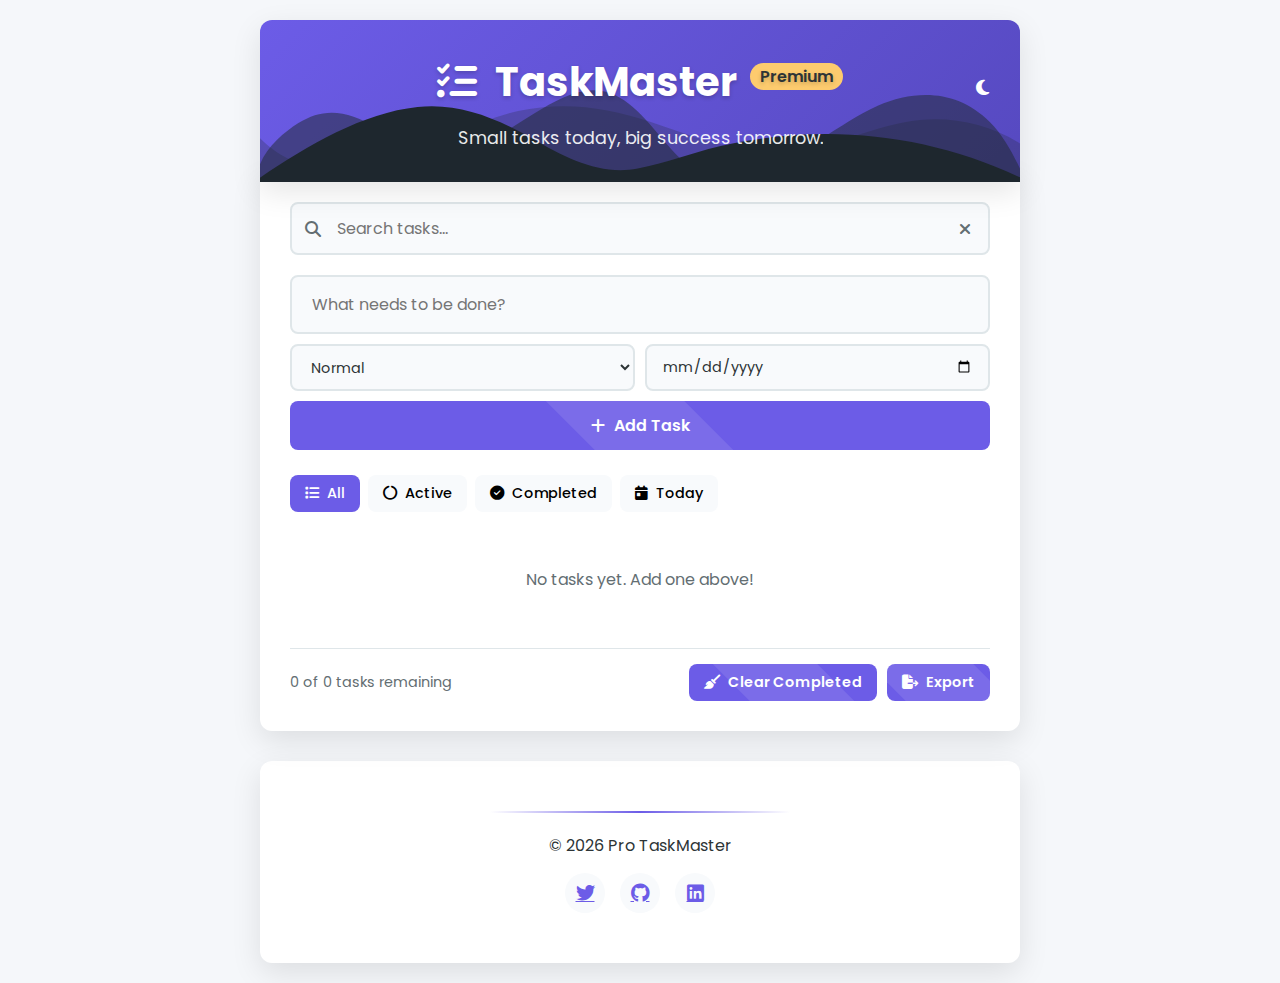
<file: index.html>
<!DOCTYPE html>
<html lang="en">
<head>
    <meta charset="UTF-8">
    <meta name="viewport" content="width=device-width, initial-scale=1.0">
    <title>Pro TaskMaster- Advanced To-Do List</title>
    <link rel="stylesheet" href="https://cdnjs.cloudflare.com/ajax/libs/font-awesome/6.4.0/css/all.min.css">
    <link href="https://fonts.googleapis.com/css2?family=Poppins:wght@300;400;500;600;700&display=swap" rel="stylesheet">
    <link rel="stylesheet" href="styles.css">
</head>
<body>
    <div class="container">
        <header class="animated-header">
            <div class="header-content">
                <div class="app-controls">
                    <button id="theme-toggle" class="icon-btn" title="Toggle theme">
                        <i class="fas fa-moon"></i>
                    </button>
                </div>
                <h1><i class="fas fa-tasks logo-icon"></i> TaskMaster <span class="pro-badge">Premium</span></h1>
                <p class="tagline">Small tasks today, big success tomorrow.</p>
            </div>
            <div class="header-wave"></div>
        </header>

        <div class="todo-app animated-container">
            <div class="search-section">
                <div class="search-container">
                    <i class="fas fa-search search-icon"></i>
                    <input type="text" id="task-search" placeholder="Search tasks...">
                    <button id="clear-search" class="icon-btn small" title="Clear search">
                        <i class="fas fa-times"></i>
                    </button>
                </div>
            </div>

            <div class="input-section">
                <div class="input-container">
                    <input type="text" id="task-input" placeholder="What needs to be done?" aria-label="Task input">
                    <div class="task-options">
                        <select id="task-priority" aria-label="Task priority">
                            <option value="normal">Normal</option>
                            <option value="low">Low</option>
                            <option value="high">High</option>
                            <option value="urgent">Urgent</option>
                        </select>
                        <input type="date" id="task-due" aria-label="Due date">
                    </div>
                    <button id="add-task-btn" class="animated-button" aria-label="Add task">
                        <i class="fas fa-plus"></i> Add Task
                    </button>
                </div>
            </div>

            <div class="filters-container">
                <div class="filters">
                    <button class="filter-btn active" data-filter="all">
                        <i class="fas fa-list"></i> All
                    </button>
                    <button class="filter-btn" data-filter="active">
                        <i class="fas fa-circle-notch"></i> Active
                    </button>
                    <button class="filter-btn" data-filter="completed">
                        <i class="fas fa-check-circle"></i> Completed
                    </button>
                    <button class="filter-btn" data-filter="today">
                        <i class="fas fa-calendar-day"></i> Today
                    </button>
                </div>
                <div class="view-options">
                    <button id="sort-by" class="icon-btn" title="Sort tasks">
                        <i class="fas fa-sort-amount-down"></i>
                    </button>
                </div>
            </div>

            <ul id="task-list" class="task-list-animation" aria-live="polite">
                <!-- Tasks will be added here dynamically -->
            </ul>

            <div class="task-stats">
                <span id="tasks-count">0 tasks remaining</span>
                <div class="action-buttons">
                    <button id="clear-completed" class="animated-button small">
                        <i class="fas fa-broom"></i> Clear Completed
                    </button>
                    <button id="export-tasks" class="animated-button small" title="Export tasks">
                        <i class="fas fa-file-export"></i> Export
                    </button>
                </div>
            </div>
        </div>

        <footer class="animated-footer">
            <div class="footer-content">
                <div class="footer-divider"></div>
                <div class="footer-section">
                    <p>© <span id="current-year"></span> Pro TaskMaster</p>
                    <div class="social-links">
                        <a href="#" class="social-icon" aria-label="Twitter"><i class="fab fa-twitter"></i></a>
                        <a href="#" class="social-icon" aria-label="GitHub"><i class="fab fa-github"></i></a>
                        <a href="#" class="social-icon" aria-label="LinkedIn"><i class="fab fa-linkedin"></i></a>
                    </div>
                </div>
            </div>
        </footer>
    </div>

    <script src="script.js"></script>
</body>
</html>
</file>
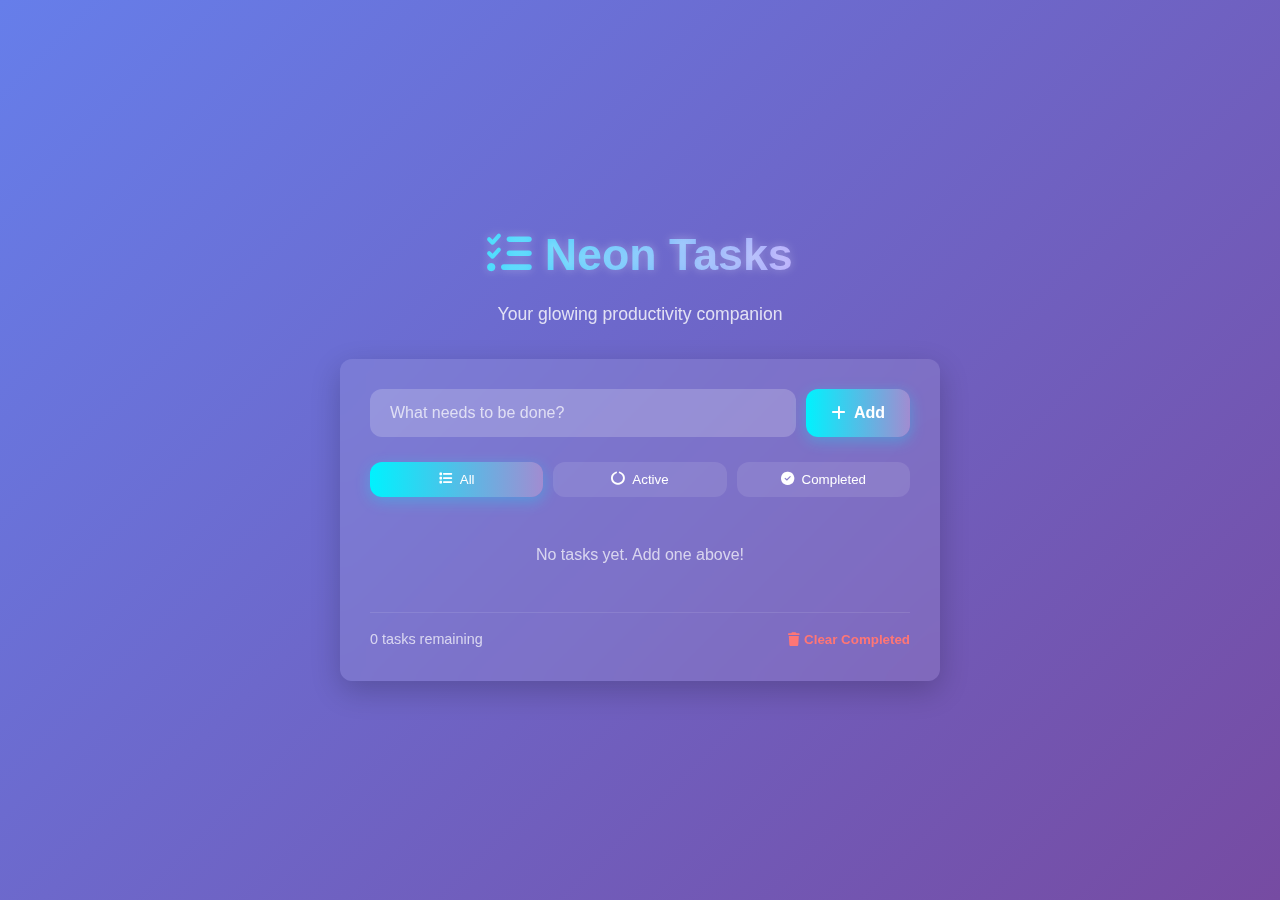
<file: index1.html>
<!DOCTYPE html>
<html lang="en">
<head>
    <meta charset="UTF-8">
    <meta name="viewport" content="width=device-width, initial-scale=1.0">
    <title>Neon Task Manager</title>
    <link rel="stylesheet" href="https://cdnjs.cloudflare.com/ajax/libs/font-awesome/6.4.0/css/all.min.css">
    <style>
        :root {
            --primary: #6c5ce7;
            --primary-light: #a29bfe;
            --primary-dark: #5649c0;
            --secondary: #00cec9;
            --success: #00b894;
            --danger: #ff7675;
            --warning: #fdcb6e;
            --dark: #2d3436;
            --light: #f8fafc;
            --gray: #dfe6e9;
            --white: #ffffff;
            
            --neon-blue: #00f2fe;
            --neon-purple: #a18cd1;
            --neon-pink: #f093fb;
            
            --header-gradient: linear-gradient(135deg, var(--neon-purple), var(--neon-pink));
            --box-shadow: 0 10px 30px rgba(0, 0, 0, 0.2);
            --transition: all 0.3s cubic-bezier(0.25, 0.8, 0.25, 1);
            --border-radius: 12px;
        }

        * {
            margin: 0;
            padding: 0;
            box-sizing: border-box;
            font-family: 'Poppins', sans-serif;
        }

        body {
            background: linear-gradient(135deg, #667eea 0%, #764ba2 100%);
            color: var(--white);
            min-height: 100vh;
            display: flex;
            justify-content: center;
            align-items: center;
            line-height: 1.6;
            padding: 20px;
        }

        .container {
            width: 100%;
            max-width: 600px;
        }

        /* Header */
        .app-header {
            text-align: center;
            margin-bottom: 30px;
            animation: fadeInDown 0.8s ease;
        }

        .app-header h1 {
            font-size: 2.8rem;
            margin-bottom: 10px;
            background: linear-gradient(to right, var(--neon-blue), var(--neon-pink));
            -webkit-background-clip: text;
            background-clip: text;
            color: transparent;
            text-shadow: 0 0 10px rgba(255, 255, 255, 0.3);
        }

        .app-header p {
            font-size: 1.1rem;
            opacity: 0.8;
            animation: fadeInUp 0.8s ease 0.2s both;
        }

        /* Todo App */
        .todo-app {
            background: rgba(255, 255, 255, 0.1);
            backdrop-filter: blur(10px);
            border-radius: var(--border-radius);
            padding: 30px;
            box-shadow: var(--box-shadow);
            transition: var(--transition);
        }

        .todo-app:hover {
            box-shadow: 0 15px 35px rgba(0, 0, 0, 0.3);
        }

        /* Input Section */
        .input-section {
            margin-bottom: 25px;
            position: relative;
        }

        .input-container {
            display: flex;
            gap: 10px;
        }

        #task-input {
            flex: 1;
            padding: 15px 20px;
            border: none;
            border-radius: var(--border-radius);
            font-size: 1rem;
            background: rgba(255, 255, 255, 0.2);
            color: var(--white);
            transition: var(--transition);
        }

        #task-input::placeholder {
            color: rgba(255, 255, 255, 0.7);
        }

        #task-input:focus {
            outline: none;
            background: rgba(255, 255, 255, 0.3);
            box-shadow: 0 0 0 2px var(--neon-blue);
        }

        #add-task-btn {
            background: linear-gradient(to right, var(--neon-blue), var(--neon-purple));
            color: var(--white);
            border: none;
            border-radius: var(--border-radius);
            padding: 0 25px;
            font-size: 1rem;
            font-weight: 600;
            cursor: pointer;
            transition: var(--transition);
            display: flex;
            align-items: center;
            gap: 8px;
            box-shadow: 0 4px 15px rgba(0, 242, 254, 0.3);
        }

        #add-task-btn:hover {
            transform: translateY(-2px);
            box-shadow: 0 6px 20px rgba(0, 242, 254, 0.4);
        }

        #add-task-btn:active {
            transform: translateY(0);
        }

        /* Filters */
        .filters {
            display: flex;
            gap: 10px;
            margin-bottom: 25px;
        }

        .filter-btn {
            flex: 1;
            padding: 10px;
            background: rgba(255, 255, 255, 0.1);
            border: none;
            border-radius: var(--border-radius);
            color: var(--white);
            cursor: pointer;
            transition: var(--transition);
            display: flex;
            align-items: center;
            justify-content: center;
            gap: 8px;
            font-weight: 500;
        }

        .filter-btn.active {
            background: linear-gradient(to right, var(--neon-blue), var(--neon-purple));
            box-shadow: 0 4px 15px rgba(0, 242, 254, 0.3);
        }

        .filter-btn:hover:not(.active) {
            background: rgba(255, 255, 255, 0.2);
        }

        /* Task List */
        .task-list {
            list-style: none;
            margin-bottom: 25px;
        }

        .task-item {
            display: flex;
            align-items: center;
            padding: 15px;
            background: rgba(255, 255, 255, 0.1);
            border-radius: var(--border-radius);
            margin-bottom: 10px;
            transition: var(--transition);
            animation: fadeIn 0.5s ease;
            position: relative;
            overflow: hidden;
        }

        .task-item:hover {
            background: rgba(255, 255, 255, 0.15);
            transform: translateY(-3px);
        }

        .task-item::before {
            content: '';
            position: absolute;
            top: 0;
            left: 0;
            width: 4px;
            height: 100%;
            background: var(--neon-blue);
            transition: var(--transition);
        }

        .task-item.completed::before {
            background: var(--success);
        }

        .task-checkbox {
            margin-right: 15px;
            width: 20px;
            height: 20px;
            cursor: pointer;
            accent-color: var(--neon-blue);
            transition: var(--transition);
        }

        .task-checkbox:hover {
            transform: scale(1.1);
        }

        .task-text {
            flex: 1;
            font-size: 1rem;
            transition: var(--transition);
        }

        .task-text.completed {
            text-decoration: line-through;
            opacity: 0.7;
        }

        .delete-btn {
            background: none;
            border: none;
            color: var(--danger);
            font-size: 1.1rem;
            cursor: pointer;
            opacity: 0;
            transition: var(--transition);
            width: 30px;
            height: 30px;
            display: flex;
            align-items: center;
            justify-content: center;
            border-radius: 50%;
        }

        .delete-btn:hover {
            background: rgba(255, 118, 117, 0.1);
        }

        .task-item:hover .delete-btn {
            opacity: 1;
        }

        /* Task Stats */
        .task-stats {
            display: flex;
            justify-content: space-between;
            align-items: center;
            font-size: 0.9rem;
            color: rgba(255, 255, 255, 0.7);
            padding-top: 15px;
            border-top: 1px solid rgba(255, 255, 255, 0.1);
        }

        #clear-completed {
            background: none;
            border: none;
            color: var(--danger);
            font-weight: 600;
            cursor: pointer;
            transition: var(--transition);
        }

        #clear-completed:hover {
            text-decoration: underline;
        }

        /* Animations */
        @keyframes fadeIn {
            from { opacity: 0; }
            to { opacity: 1; }
        }

        @keyframes fadeInDown {
            from {
                opacity: 0;
                transform: translateY(-20px);
            }
            to {
                opacity: 1;
                transform: translateY(0);
            }
        }

        @keyframes fadeInUp {
            from {
                opacity: 0;
                transform: translateY(20px);
            }
            to {
                opacity: 1;
                transform: translateY(0);
            }
        }

        @keyframes pulse {
            0% { transform: scale(1); }
            50% { transform: scale(1.05); }
            100% { transform: scale(1); }
        }

        /* Responsive Design */
        @media (max-width: 600px) {
            .app-header h1 {
                font-size: 2rem;
            }
            
            .input-container {
                flex-direction: column;
            }
            
            #add-task-btn {
                padding: 12px;
                justify-content: center;
            }
            
            .filters {
                flex-direction: column;
            }
        }
    </style>
</head>
<body>
    <div class="container">
        <header class="app-header">
            <h1><i class="fas fa-tasks"></i> Neon Tasks</h1>
            <p>Your glowing productivity companion</p>
        </header>

        <div class="todo-app">
            <div class="input-section">
                <div class="input-container">
                    <input type="text" id="task-input" placeholder="What needs to be done?">
                    <button id="add-task-btn">
                        <i class="fas fa-plus"></i> Add
                    </button>
                </div>
            </div>

            <div class="filters">
                <button class="filter-btn active" data-filter="all">
                    <i class="fas fa-list"></i> All
                </button>
                <button class="filter-btn" data-filter="active">
                    <i class="fas fa-circle-notch"></i> Active
                </button>
                <button class="filter-btn" data-filter="completed">
                    <i class="fas fa-check-circle"></i> Completed
                </button>
            </div>

            <ul id="task-list" class="task-list">
                <!-- Tasks will be added here dynamically -->
            </ul>

            <div class="task-stats">
                <span id="tasks-count">0 tasks remaining</span>
                <button id="clear-completed">
                    <i class="fas fa-trash"></i> Clear Completed
                </button>
            </div>
        </div>
    </div>

    <script>
        document.addEventListener('DOMContentLoaded', function() {
            // DOM Elements
            const taskInput = document.getElementById('task-input');
            const addTaskBtn = document.getElementById('add-task-btn');
            const taskList = document.getElementById('task-list');
            const filterBtns = document.querySelectorAll('.filter-btn');
            const tasksCount = document.getElementById('tasks-count');
            const clearCompletedBtn = document.getElementById('clear-completed');
            
            // Initialize variables
            let tasks = JSON.parse(localStorage.getItem('tasks')) || [];
            let currentFilter = 'all';
            
            // Initialize the app
            function init() {
                renderTasks();
                updateTaskCount();
                
                // Event listeners
                addTaskBtn.addEventListener('click', addTask);
                taskInput.addEventListener('keypress', function(e) {
                    if (e.key === 'Enter') addTask();
                });
                
                filterBtns.forEach(btn => {
                    btn.addEventListener('click', function() {
                        filterBtns.forEach(b => b.classList.remove('active'));
                        this.classList.add('active');
                        currentFilter = this.dataset.filter;
                        renderTasks();
                    });
                });
                
                clearCompletedBtn.addEventListener('click', clearCompletedTasks);
            }
            
            // Add a new task
            function addTask() {
                const taskText = taskInput.value.trim();
                if (taskText === '') {
                    animateInputError();
                    return;
                }
                
                const newTask = {
                    id: Date.now(),
                    text: taskText,
                    completed: false,
                    createdAt: new Date().toISOString()
                };
                
                tasks.push(newTask);
                saveTasks();
                taskInput.value = '';
                renderTasks();
                updateTaskCount();
                
                // Add animation to new task
                const newTaskElement = taskList.lastChild;
                if (newTaskElement) {
                    newTaskElement.style.animation = 'fadeInDown 0.5s ease';
                    setTimeout(() => {
                        newTaskElement.style.animation = '';
                    }, 500);
                }
            }
            
            // Render tasks based on current filter
            function renderTasks() {
                taskList.innerHTML = '';
                
                let filteredTasks = tasks;
                if (currentFilter === 'active') {
                    filteredTasks = tasks.filter(task => !task.completed);
                } else if (currentFilter === 'completed') {
                    filteredTasks = tasks.filter(task => task.completed);
                }
                
                if (filteredTasks.length === 0) {
                    const noTasksMsg = document.createElement('p');
                    noTasksMsg.className = 'no-tasks';
                    noTasksMsg.textContent = currentFilter === 'all' ? 'No tasks yet. Add one above!' :
                                            currentFilter === 'active' ? 'No active tasks' : 'No completed tasks';
                    noTasksMsg.style.textAlign = 'center';
                    noTasksMsg.style.padding = '20px';
                    noTasksMsg.style.color = 'rgba(255, 255, 255, 0.7)';
                    noTasksMsg.style.animation = 'fadeIn 0.5s ease';
                    taskList.appendChild(noTasksMsg);
                    return;
                }
                
                filteredTasks.forEach(task => {
                    const taskItem = document.createElement('li');
                    taskItem.className = 'task-item';
                    taskItem.dataset.id = task.id;
                    if (task.completed) taskItem.classList.add('completed');
                    
                    taskItem.innerHTML = `
                        <input type="checkbox" class="task-checkbox" ${task.completed ? 'checked' : ''}>
                        <span class="task-text ${task.completed ? 'completed' : ''}">${task.text}</span>
                        <button class="delete-btn" title="Delete task"><i class="fas fa-trash"></i></button>
                    `;
                    
                    const checkbox = taskItem.querySelector('.task-checkbox');
                    const deleteBtn = taskItem.querySelector('.delete-btn');
                    const taskText = taskItem.querySelector('.task-text');
                    
                    checkbox.addEventListener('change', function() {
                        task.completed = this.checked;
                        taskText.classList.toggle('completed', task.completed);
                        taskItem.classList.toggle('completed', task.completed);
                        saveTasks();
                        updateTaskCount();
                        
                        // Add completion animation
                        if (task.completed) {
                            taskItem.style.animation = 'pulse 0.5s ease';
                            setTimeout(() => {
                                taskItem.style.animation = '';
                            }, 500);
                        }
                    });
                    
                    deleteBtn.addEventListener('click', function() {
                        // Add deletion animation
                        taskItem.style.animation = 'fadeOut 0.3s ease';
                        setTimeout(() => {
                            tasks = tasks.filter(t => t.id !== task.id);
                            saveTasks();
                            renderTasks();
                            updateTaskCount();
                        }, 300);
                    });
                    
                    taskList.appendChild(taskItem);
                });
            }
            
            // Clear completed tasks
            function clearCompletedTasks() {
                // Add confirmation animation
                const completedTasks = document.querySelectorAll('.task-item.completed');
                if (completedTasks.length === 0) return;
                
                completedTasks.forEach(task => {
                    task.style.animation = 'fadeOut 0.3s ease';
                });
                
                setTimeout(() => {
                    tasks = tasks.filter(task => !task.completed);
                    saveTasks();
                    renderTasks();
                    updateTaskCount();
                }, 300);
            }
            
            // Update task counter
            function updateTaskCount() {
                const activeTasks = tasks.filter(task => !task.completed).length;
                tasksCount.textContent = `${activeTasks} ${activeTasks === 1 ? 'task' : 'tasks'} remaining`;
            }
            
            // Save tasks to localStorage
            function saveTasks() {
                localStorage.setItem('tasks', JSON.stringify(tasks));
            }
            
            // Animate input error
            function animateInputError() {
                taskInput.style.border = '2px solid var(--danger)';
                taskInput.style.animation = 'shake 0.5s ease';
                setTimeout(() => {
                    taskInput.style.border = 'none';
                    taskInput.style.animation = '';
                }, 500);
            }
            
            // Add custom animations
            const style = document.createElement('style');
            style.textContent = `
                @keyframes shake {
                    0%, 100% { transform: translateX(0); }
                    20%, 60% { transform: translateX(-5px); }
                    40%, 80% { transform: translateX(5px); }
                }
                @keyframes fadeOut {
                    from { opacity: 1; transform: translateY(0); }
                    to { opacity: 0; transform: translateY(-20px); }
                }
            `;
            document.head.appendChild(style);
            
            // Initialize the app
            init();
        });
    </script>
</body>
</html>
</file>
<file: styles.css>
:root {
    /* Light Theme */
    --primary: #6c5ce7;
    --primary-light: #a29bfe;
    --primary-dark: #5649c0;
    --secondary: #fdcb6e;
    --success: #00b894;
    --danger: #d63031;
    --warning: #f39c12;
    --info: #0984e3;
    --dark: #2d3436;
    --light: #f8fafc;
    --gray: #dfe6e9;
    --white: #ffffff;
    --background: #f5f7fa;
    --card-bg: #ffffff;
    --text: #2d3436;
    --text-light: #636e72;
    
    /* Priority Colors */
    --priority-low: #00b894;
    --priority-normal: #0984e3;
    --priority-high: #f39c12;
    --priority-urgent: #d63031;
    
    --header-gradient: linear-gradient(135deg, var(--primary), var(--primary-dark));
    --box-shadow: 0 10px 30px rgba(0, 0, 0, 0.1);
    --transition: all 0.3s cubic-bezier(0.25, 0.8, 0.25, 1);
    --border-radius: 12px;
}

[data-theme="dark"] {
    --background: #1e272e;
    --card-bg: #2d3436;
    --text: #f8fafc;
    --text-light: #b2bec3;
    --light: #3c484f;
    --gray: #57606f;
    --white: #2d3436;
    --box-shadow: 0 10px 30px rgba(0, 0, 0, 0.3);
}

* {
    margin: 0;
    padding: 0;
    box-sizing: border-box;
    font-family: 'Poppins', sans-serif;
}

body {
    background-color: var(--background);
    color: var(--text);
    min-height: 100vh;
    display: flex;
    justify-content: center;
    align-items: center;
    line-height: 1.6;
    transition: background-color 0.3s ease, color 0.3s ease;
}

.container {
    width: 100%;
    max-width: 800px;
    padding: 0 20px;
    margin: 20px 0;
}

/* Header Styles */
.animated-header {
    position: relative;
    background: var(--header-gradient);
    color: var(--white);
    border-radius: var(--border-radius) var(--border-radius) 0 0;
    padding: 30px 0;
    margin-bottom: -10px;
    overflow: hidden;
    box-shadow: var(--box-shadow);
    z-index: 10;
}

.header-content {
    text-align: center;
    padding: 0 30px;
    position: relative;
    z-index: 2;
}

.app-controls {
    position: absolute;
    top: 20px;
    right: 20px;
    display: flex;
    gap: 10px;
}

.animated-header h1 {
    font-size: 2.5rem;
    margin-bottom: 10px;
    text-shadow: 0 2px 4px rgba(0, 0, 0, 0.2);
    animation: fadeInDown 0.8s ease;
}

.logo-icon {
    margin-right: 10px;
    animation: pulse 2s infinite;
}

.pro-badge {
    background: var(--secondary);
    color: var(--dark);
    padding: 2px 10px;
    border-radius: 20px;
    font-size: 1rem;
    vertical-align: super;
    margin-left: 5px;
    font-weight: 600;
}

.tagline {
    font-size: 1.1rem;
    opacity: 0.9;
    animation: fadeInUp 0.8s ease 0.2s both;
}

.header-wave {
    position: absolute;
    bottom: 0;
    left: 0;
    width: 100%;
    height: 100px;
    background: url('data:image/svg+xml;utf8,<svg viewBox="0 0 1200 120" xmlns="http://www.w3.org/2000/svg" preserveAspectRatio="none"><path d="M0,0V46.29c47.79,22.2,103.59,32.17,158,28,70.36-5.37,136.33-33.31,206.8-37.5C438.64,32.43,512.34,53.67,583,72.05c69.27,18,138.3,24.88,209.4,13.08,36.15-6,69.85-17.84,104.45-29.34C989.49,25,1113-14.29,1200,52.47V0Z" fill="%231e272e" opacity=".25"/><path d="M0,0V15.81C13,36.92,27.64,56.86,47.69,72.05,99.41,111.27,165,111,224.58,91.58c31.15-10.15,60.09-26.07,89.67-39.8,40.92-19,84.73-46,130.83-49.67,36.26-2.85,70.9,9.42,98.6,31.56,31.77,25.39,62.32,62,103.63,73,40.44,10.79,81.35-6.69,119.13-24.28s75.16-39,116.92-43.05c59.73-5.85,113.28,22.88,168.9,38.84,30.2,8.66,59,6.17,87.09-7.5,22.43-10.89,48-26.93,60.65-49.24V0Z" fill="%231e272e" opacity=".5"/><path d="M0,0V5.63C149.93,59,314.09,71.32,475.83,42.57c43-7.64,84.23-20.12,127.61-26.46,59-8.63,112.48,12.24,165.56,35.4C827.93,77.22,886,95.24,951.2,90c86.53-7,172.46-45.71,248.8-84.81V0Z" fill="%231e272e"/></svg>');
    background-size: cover;
    background-repeat: no-repeat;
    transform: rotate(180deg);
    z-index: 1;
}

/* Main App Container */
.animated-container {
    background-color: var(--card-bg);
    border-radius: 0 0 var(--border-radius) var(--border-radius);
    box-shadow: var(--box-shadow);
    padding: 30px;
    transform: translateY(0);
    transition: var(--transition);
    position: relative;
    overflow: hidden;
}

.animated-container:hover {
    transform: translateY(-5px);
    box-shadow: 0 15px 35px rgba(0, 0, 0, 0.2);
}

.animated-container::before {
    content: '';
    position: absolute;
    top: 0;
    left: 0;
    width: 100%;
    height: 5px;
    background: var(--primary-light);
    background: linear-gradient(90deg, var(--primary-light), var(--primary), var(--primary-dark));
    animation: rainbow 8s linear infinite;
    background-size: 400% 100%;
}

/* Search Section */
.search-section {
    margin-bottom: 20px;
}

.search-container {
    position: relative;
    display: flex;
    align-items: center;
}

.search-icon {
    position: absolute;
    left: 15px;
    color: var(--text-light);
}

#task-search {
    width: 100%;
    padding: 12px 20px 12px 45px;
    border: 2px solid var(--gray);
    border-radius: 8px;
    font-size: 1rem;
    transition: var(--transition);
    background-color: var(--light);
    color: var(--text);
}

#task-search:focus {
    border-color: var(--primary);
    box-shadow: 0 0 0 3px rgba(108, 92, 231, 0.2);
    outline: none;
}

#clear-search {
    position: absolute;
    right: 10px;
    color: var(--text-light);
}

/* Input Section */
.input-section {
    margin-bottom: 25px;
}

.input-container {
    display: flex;
    flex-direction: column;
    gap: 10px;
}

#task-input {
    flex: 1;
    padding: 15px 20px;
    border: 2px solid var(--gray);
    border-radius: 8px;
    font-size: 1rem;
    transition: var(--transition);
    background-color: var(--light);
    color: var(--text);
}

#task-input:focus {
    border-color: var(--primary);
    box-shadow: 0 0 0 3px rgba(108, 92, 231, 0.2);
    outline: none;
}

.task-options {
    display: flex;
    gap: 10px;
}

#task-priority {
    flex: 1;
    padding: 10px 15px;
    border: 2px solid var(--gray);
    border-radius: 8px;
    font-size: 0.9rem;
    background-color: var(--light);
    color: var(--text);
    cursor: pointer;
    transition: var(--transition);
}

#task-priority:focus {
    border-color: var(--primary);
    outline: none;
}

#task-priority option {
    background-color: var(--card-bg);
}

#task-due {
    flex: 1;
    padding: 10px 15px;
    border: 2px solid var(--gray);
    border-radius: 8px;
    font-size: 0.9rem;
    background-color: var(--light);
    color: var(--text);
    transition: var(--transition);
}

#task-due:focus {
    border-color: var(--primary);
    outline: none;
}

/* Buttons */
.animated-button {
    background-color: var(--primary);
    color: var(--white);
    border: none;
    border-radius: 8px;
    padding: 12px 25px;
    font-size: 1rem;
    font-weight: 600;
    cursor: pointer;
    transition: var(--transition);
    position: relative;
    overflow: hidden;
    display: flex;
    align-items: center;
    justify-content: center;
    gap: 8px;
}

.animated-button.small {
    padding: 8px 15px;
    font-size: 0.9rem;
}

.animated-button:hover {
    background-color: var(--primary-dark);
    transform: translateY(-2px);
    box-shadow: 0 5px 15px rgba(108, 92, 231, 0.4);
}

.animated-button:active {
    transform: translateY(0);
}

.animated-button::after {
    content: '';
    position: absolute;
    top: -50%;
    left: -50%;
    width: 200%;
    height: 200%;
    background: rgba(255, 255, 255, 0.1);
    transform: rotate(45deg);
    transition: var(--transition);
}

.animated-button:hover::after {
    left: 100%;
}

.icon-btn {
    background: none;
    border: none;
    color: var(--white);
    font-size: 1.1rem;
    cursor: pointer;
    width: 36px;
    height: 36px;
    border-radius: 50%;
    display: flex;
    align-items: center;
    justify-content: center;
    transition: var(--transition);
}

.icon-btn.small {
    width: 30px;
    height: 30px;
    font-size: 1rem;
}

.icon-btn:hover {
    background-color: rgba(255, 255, 255, 0.1);
}

.text-btn {
    background: none;
    border: none;
    color: var(--primary);
    cursor: pointer;
    font-size: 0.9rem;
    text-decoration: underline;
    transition: var(--transition);
    padding: 5px;
}

.text-btn:hover {
    color: var(--primary-dark);
}

/* Filters */
.filters-container {
    display: flex;
    justify-content: space-between;
    align-items: center;
    margin-bottom: 25px;
}

.filters {
    display: flex;
    gap: 8px;
    flex-wrap: wrap;
}

.filter-btn {
    padding: 8px 15px;
    background-color: var(--light);
    border: none;
    border-radius: 8px;
    cursor: pointer;
    transition: var(--transition);
    display: flex;
    align-items: center;
    justify-content: center;
    gap: 8px;
    font-size: 0.9rem;
    font-weight: 500;
}

.filter-btn.active {
    background-color: var(--primary);
    color: var(--white);
}

.filter-btn:hover:not(.active) {
    background-color: var(--gray);
}

.view-options {
    display: flex;
    gap: 8px;
}

/* Task List */
.task-list-animation {
    list-style: none;
    margin-bottom: 25px;
    max-height: 400px;
    overflow-y: auto;
    scrollbar-width: thin;
    scrollbar-color: var(--primary) var(--light);
}

.task-list-animation::-webkit-scrollbar {
    width: 8px;
}

.task-list-animation::-webkit-scrollbar-track {
    background: var(--light);
    border-radius: 10px;
}

.task-list-animation::-webkit-scrollbar-thumb {
    background-color: var(--primary);
    border-radius: 10px;
}

.task-item {
    display: flex;
    align-items: center;
    padding: 15px;
    background-color: var(--light);
    border-radius: 8px;
    margin-bottom: 10px;
    transition: var(--transition);
    animation: fadeIn 0.5s ease;
    position: relative;
    overflow: hidden;
}

.task-item:hover {
    transform: translateY(-3px);
    box-shadow: 0 5px 10px rgba(0, 0, 0, 0.1);
}

.task-item::before {
    content: '';
    position: absolute;
    top: 0;
    left: 0;
    width: 4px;
    height: 100%;
    background: var(--primary);
    transition: var(--transition);
}

.task-item.completed::before {
    background: var(--success);
}

.task-item.priority-low::before {
    background: var(--priority-low);
}

.task-item.priority-normal::before {
    background: var(--priority-normal);
}

.task-item.priority-high::before {
    background: var(--priority-high);
}

.task-item.priority-urgent::before {
    background: var(--priority-urgent);
}

.task-checkbox {
    margin-right: 15px;
    min-width: 20px;
    height: 20px;
    cursor: pointer;
    accent-color: var(--primary);
    transition: var(--transition);
}

.task-checkbox:hover {
    transform: scale(1.1);
}

.task-content {
    flex: 1;
    display: flex;
    flex-direction: column;
    gap: 5px;
}

.task-text {
    font-size: 1rem;
    transition: var(--transition);
    word-break: break-word;
}

.task-text.completed {
    text-decoration: line-through;
    color: var(--text-light);
}

.task-meta {
    display: flex;
    gap: 10px;
    font-size: 0.8rem;
    color: var(--text-light);
}

.task-priority {
    padding: 2px 8px;
    border-radius: 10px;
    font-size: 0.7rem;
    font-weight: 600;
    text-transform: uppercase;
}

.task-priority.low {
    background-color: rgba(0, 184, 148, 0.2);
    color: var(--priority-low);
}

.task-priority.normal {
    background-color: rgba(9, 132, 227, 0.2);
    color: var(--priority-normal);
}

.task-priority.high {
    background-color: rgba(243, 156, 18, 0.2);
    color: var(--priority-high);
}

.task-priority.urgent {
    background-color: rgba(214, 48, 49, 0.2);
    color: var(--priority-urgent);
}

.task-due {
    display: flex;
    align-items: center;
    gap: 5px;
}

.task-due.overdue {
    color: var(--danger);
    font-weight: 500;
}

.task-due.today {
    color: var(--warning);
    font-weight: 500;
}

.task-actions {
    display: flex;
    gap: 5px;
    margin-left: 10px;
}

.task-btn {
    background: none;
    border: none;
    width: 30px;
    height: 30px;
    border-radius: 50%;
    display: flex;
    align-items: center;
    justify-content: center;
    cursor: pointer;
    transition: var(--transition);
    opacity: 0;
}

.task-item:hover .task-btn {
    opacity: 1;
}

.edit-btn {
    color: var(--info);
}

.edit-btn:hover {
    background-color: rgba(9, 132, 227, 0.1);
}

.delete-btn {
    color: var(--danger);
}

.delete-btn:hover {
    background-color: rgba(214, 48, 49, 0.1);
}

/* Empty State */
.no-tasks {
    text-align: center;
    padding: 30px;
    color: var(--text-light);
    font-size: 1rem;
    animation: fadeIn 0.5s ease;
}

/* Task Stats */
.task-stats {
    display: flex;
    justify-content: space-between;
    align-items: center;
    font-size: 0.9rem;
    color: var(--text-light);
    padding-top: 15px;
    border-top: 1px solid var(--gray);
}

.action-buttons {
    display: flex;
    gap: 10px;
}

/* Footer */
.animated-footer {
    margin-top: 30px;
    background-color: var(--card-bg);
    border-radius: var(--border-radius);
    padding: 30px;
    box-shadow: var(--box-shadow);
    animation: fadeIn 1s ease;
}

.footer-content {
    text-align: center;
}

.footer-section {
    margin-bottom: 20px;
}

.footer-section h3 {
    color: var(--primary);
    margin-bottom: 10px;
}

.tip {
    font-style: italic;
    margin-bottom: 10px;
}

.footer-divider {
    height: 2px;
    background: linear-gradient(90deg, transparent, var(--primary), transparent);
    margin: 20px auto;
    max-width: 300px;
    animation: widthGrow 1s ease;
}

.social-links {
    display: flex;
    justify-content: center;
    gap: 15px;
    margin: 15px 0;
}

.social-icon {
    color: var(--primary);
    font-size: 1.2rem;
    width: 40px;
    height: 40px;
    border-radius: 50%;
    display: flex;
    align-items: center;
    justify-content: center;
    transition: var(--transition);
    background-color: var(--light);
}

.social-icon:hover {
    background-color: var(--primary);
    color: var(--white);
    transform: translateY(-3px);
}

.version {
    font-size: 0.8rem;
    color: var(--text-light);
    margin-top: 5px;
}

/* Animations */
@keyframes fadeIn {
    from { opacity: 0; }
    to { opacity: 1; }
}

@keyframes fadeInDown {
    from {
        opacity: 0;
        transform: translateY(-20px);
    }
    to {
        opacity: 1;
        transform: translateY(0);
    }
}

@keyframes fadeInUp {
    from {
        opacity: 0;
        transform: translateY(20px);
    }
    to {
        opacity: 1;
        transform: translateY(0);
    }
}

@keyframes pulse {
    0% { transform: scale(1); }
    50% { transform: scale(1.1); }
    100% { transform: scale(1); }
}

@keyframes rainbow {
    0% { background-position: 0% 50%; }
    50% { background-position: 100% 50%; }
    100% { background-position: 0% 50%; }
}

@keyframes widthGrow {
    from { width: 0; }
    to { width: 100%; }
}

@keyframes shake {
    0%, 100% { transform: translateX(0); }
    20%, 60% { transform: translateX(-5px); }
    40%, 80% { transform: translateX(5px); }
}

@keyframes fadeOut {
    from { opacity: 1; transform: translateY(0); }
    to { opacity: 0; transform: translateY(-20px); }
}

/* Responsive Design */
@media (max-width: 768px) {
    .container {
        padding: 15px;
    }
    
    .animated-header h1 {
        font-size: 2rem;
    }
    
    .input-container {
        flex-direction: column;
    }
    
    .task-options {
        flex-direction: column;
    }
    
    .filters {
        flex-direction: column;
    }
    
    .task-stats {
        flex-direction: column;
        gap: 10px;
        align-items: flex-start;
    }
    
    .action-buttons {
        width: 100%;
        justify-content: space-between;
    }
}

@media (max-width: 480px) {
    .animated-header {
        padding: 25px 0;
    }
    
    .header-content {
        padding: 0 20px;
    }
    
    .animated-container {
        padding: 20px;
    }
    
    .task-item {
        padding: 12px;
    }
    
    .task-actions {
        margin-left: 5px;
    }
    
    .task-btn {
        opacity: 1;
    }
}
</file>
